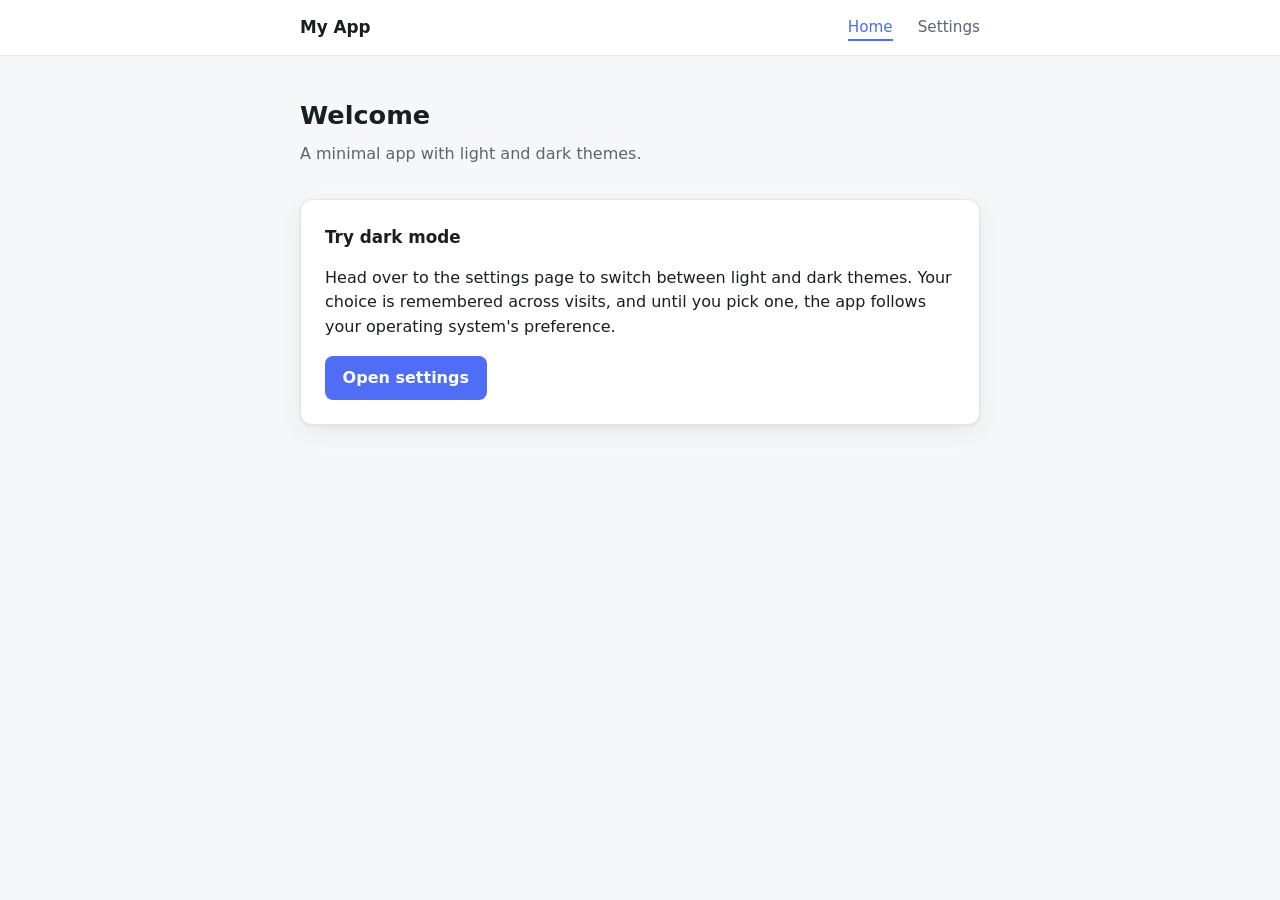
<file: index.html>
<!DOCTYPE html>
<html lang="en">
<head>
  <meta charset="UTF-8" />
  <meta name="viewport" content="width=device-width, initial-scale=1.0" />
  <title>Home · My App</title>
  <script src="js/theme.js"></script>
  <link rel="stylesheet" href="css/styles.css" />
</head>
<body>
  <header class="site-header">
    <div class="inner">
      <a class="brand" href="index.html">My App</a>
      <nav class="site-nav">
        <a href="index.html" aria-current="page">Home</a>
        <a href="settings.html">Settings</a>
      </nav>
    </div>
  </header>

  <main>
    <h1>Welcome</h1>
    <p class="page-subtitle">A minimal app with light and dark themes.</p>

    <div class="card">
      <h2>Try dark mode</h2>
      <p>
        Head over to the settings page to switch between light and dark
        themes. Your choice is remembered across visits, and until you pick
        one, the app follows your operating system's preference.
      </p>
      <a class="button" href="settings.html">Open settings</a>
    </div>
  </main>
</body>
</html>
</file>
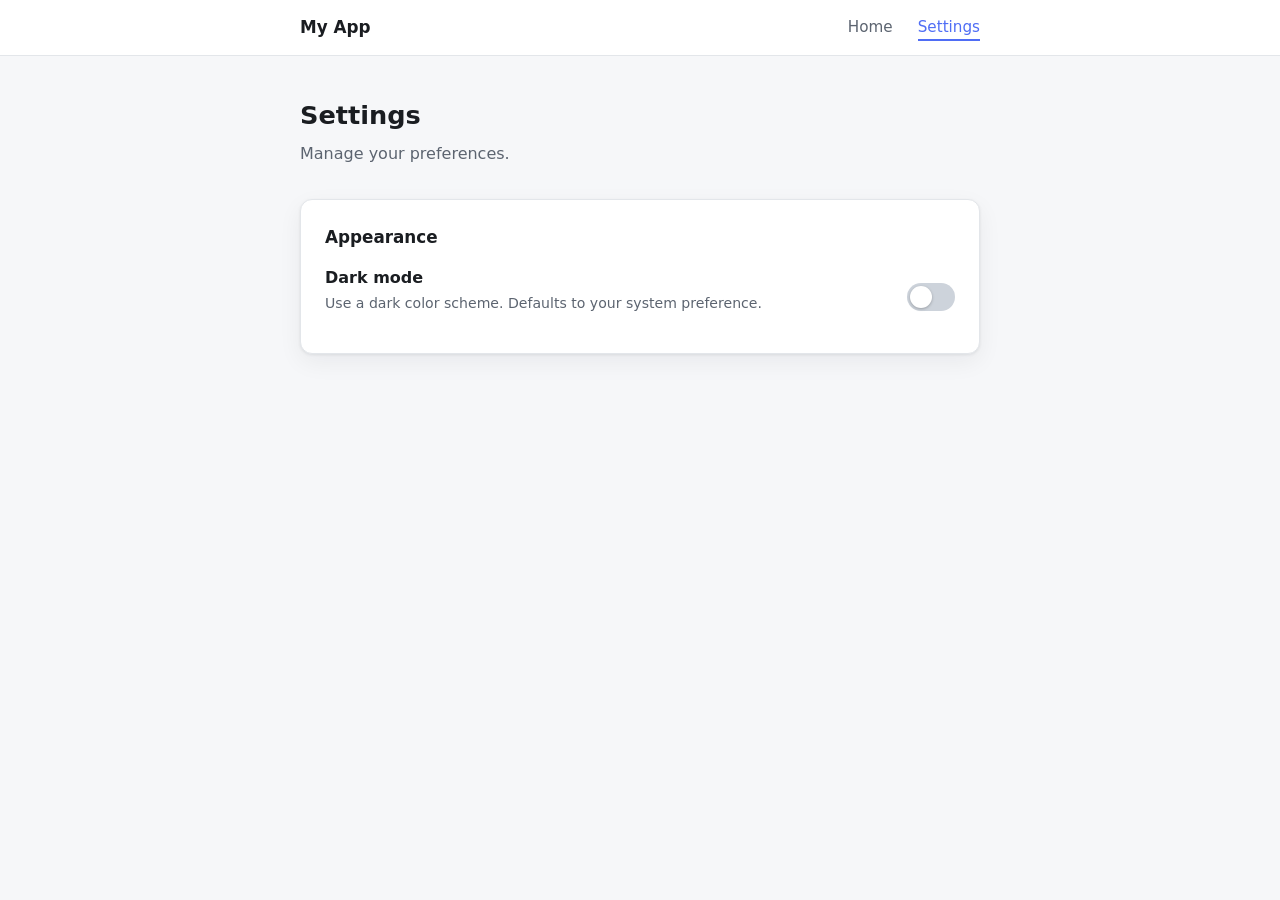
<file: settings.html>
<!DOCTYPE html>
<html lang="en">
<head>
  <meta charset="UTF-8" />
  <meta name="viewport" content="width=device-width, initial-scale=1.0" />
  <title>Settings · My App</title>
  <script src="js/theme.js"></script>
  <link rel="stylesheet" href="css/styles.css" />
</head>
<body>
  <header class="site-header">
    <div class="inner">
      <a class="brand" href="index.html">My App</a>
      <nav class="site-nav">
        <a href="index.html">Home</a>
        <a href="settings.html" aria-current="page">Settings</a>
      </nav>
    </div>
  </header>

  <main>
    <h1>Settings</h1>
    <p class="page-subtitle">Manage your preferences.</p>

    <div class="card">
      <h2>Appearance</h2>
      <div class="setting-row">
        <div>
          <div class="setting-label" id="dark-mode-label">Dark mode</div>
          <p class="setting-description" id="dark-mode-description">
            Use a dark color scheme. Defaults to your system preference.
          </p>
        </div>
        <button
          type="button"
          id="dark-mode-toggle"
          class="switch"
          role="switch"
          aria-checked="false"
          aria-labelledby="dark-mode-label"
          aria-describedby="dark-mode-description"
        ></button>
      </div>
    </div>
  </main>

  <script>
    (function () {
      var toggle = document.getElementById("dark-mode-toggle");

      function render() {
        toggle.setAttribute(
          "aria-checked",
          window.appTheme.current() === "dark" ? "true" : "false"
        );
      }

      toggle.addEventListener("click", function () {
        window.appTheme.toggle();
        render();
      });

      render();
    })();
  </script>
</body>
</html>
</file>
<file: css/styles.css>
/* Design tokens — light theme (default) */
:root {
  --bg: #f6f7f9;
  --bg-elevated: #ffffff;
  --text: #1a1d21;
  --text-muted: #5c6470;
  --border: #e3e6ea;
  --accent: #4f6df5;
  --accent-contrast: #ffffff;
  --toggle-track-off: #cdd3db;
  --shadow: 0 1px 3px rgba(16, 20, 28, 0.08), 0 8px 24px rgba(16, 20, 28, 0.06);
  --focus-ring: 0 0 0 3px rgba(79, 109, 245, 0.35);

  color-scheme: light;
}

:root[data-theme="dark"] {
  --bg: #14161a;
  --bg-elevated: #1e2127;
  --text: #e8eaed;
  --text-muted: #9aa3af;
  --border: #2c313a;
  --accent: #7b93ff;
  --accent-contrast: #14161a;
  --toggle-track-off: #3a4049;
  --shadow: 0 1px 3px rgba(0, 0, 0, 0.4), 0 8px 24px rgba(0, 0, 0, 0.35);
  --focus-ring: 0 0 0 3px rgba(123, 147, 255, 0.4);

  color-scheme: dark;
}

* {
  box-sizing: border-box;
}

body {
  margin: 0;
  font-family: system-ui, -apple-system, "Segoe UI", Roboto, sans-serif;
  background: var(--bg);
  color: var(--text);
  line-height: 1.55;
  transition: background-color 0.25s ease, color 0.25s ease;
}

/* Header / navigation */
.site-header {
  background: var(--bg-elevated);
  border-bottom: 1px solid var(--border);
  transition: background-color 0.25s ease, border-color 0.25s ease;
}

.site-header .inner {
  max-width: 720px;
  margin: 0 auto;
  padding: 0.9rem 1.25rem;
  display: flex;
  align-items: center;
  justify-content: space-between;
}

.brand {
  font-weight: 700;
  font-size: 1.05rem;
  text-decoration: none;
  color: var(--text);
}

.site-nav a {
  color: var(--text-muted);
  text-decoration: none;
  font-size: 0.95rem;
  margin-left: 1.25rem;
  padding-bottom: 0.2rem;
}

.site-nav a:hover {
  color: var(--text);
}

.site-nav a[aria-current="page"] {
  color: var(--accent);
  border-bottom: 2px solid var(--accent);
}

/* Layout */
main {
  max-width: 720px;
  margin: 0 auto;
  padding: 2.5rem 1.25rem 4rem;
}

h1 {
  font-size: 1.6rem;
  margin: 0 0 0.4rem;
}

.page-subtitle {
  color: var(--text-muted);
  margin: 0 0 2rem;
}

/* Cards */
.card {
  background: var(--bg-elevated);
  border: 1px solid var(--border);
  border-radius: 12px;
  box-shadow: var(--shadow);
  padding: 1.5rem;
  margin-bottom: 1.25rem;
  transition: background-color 0.25s ease, border-color 0.25s ease;
}

.card h2 {
  font-size: 1.05rem;
  margin: 0 0 1rem;
}

/* Settings rows */
.setting-row {
  display: flex;
  align-items: center;
  justify-content: space-between;
  gap: 1.5rem;
}

.setting-row + .setting-row {
  margin-top: 1.25rem;
  padding-top: 1.25rem;
  border-top: 1px solid var(--border);
}

.setting-label {
  font-weight: 600;
}

.setting-description {
  color: var(--text-muted);
  font-size: 0.88rem;
  margin-top: 0.15rem;
}

/* Toggle switch */
.switch {
  position: relative;
  flex-shrink: 0;
  width: 48px;
  height: 28px;
  border: none;
  border-radius: 999px;
  background: var(--toggle-track-off);
  cursor: pointer;
  padding: 0;
  transition: background-color 0.2s ease;
}

.switch::after {
  content: "";
  position: absolute;
  top: 3px;
  left: 3px;
  width: 22px;
  height: 22px;
  border-radius: 50%;
  background: #ffffff;
  box-shadow: 0 1px 3px rgba(0, 0, 0, 0.25);
  transition: transform 0.2s ease;
}

.switch[aria-checked="true"] {
  background: var(--accent);
}

.switch[aria-checked="true"]::after {
  transform: translateX(20px);
}

.switch:focus-visible {
  outline: none;
  box-shadow: var(--focus-ring);
}

/* Buttons / links */
.button {
  display: inline-block;
  background: var(--accent);
  color: var(--accent-contrast);
  text-decoration: none;
  font-weight: 600;
  padding: 0.6rem 1.1rem;
  border-radius: 8px;
}

.button:hover {
  filter: brightness(1.08);
}
</file>
